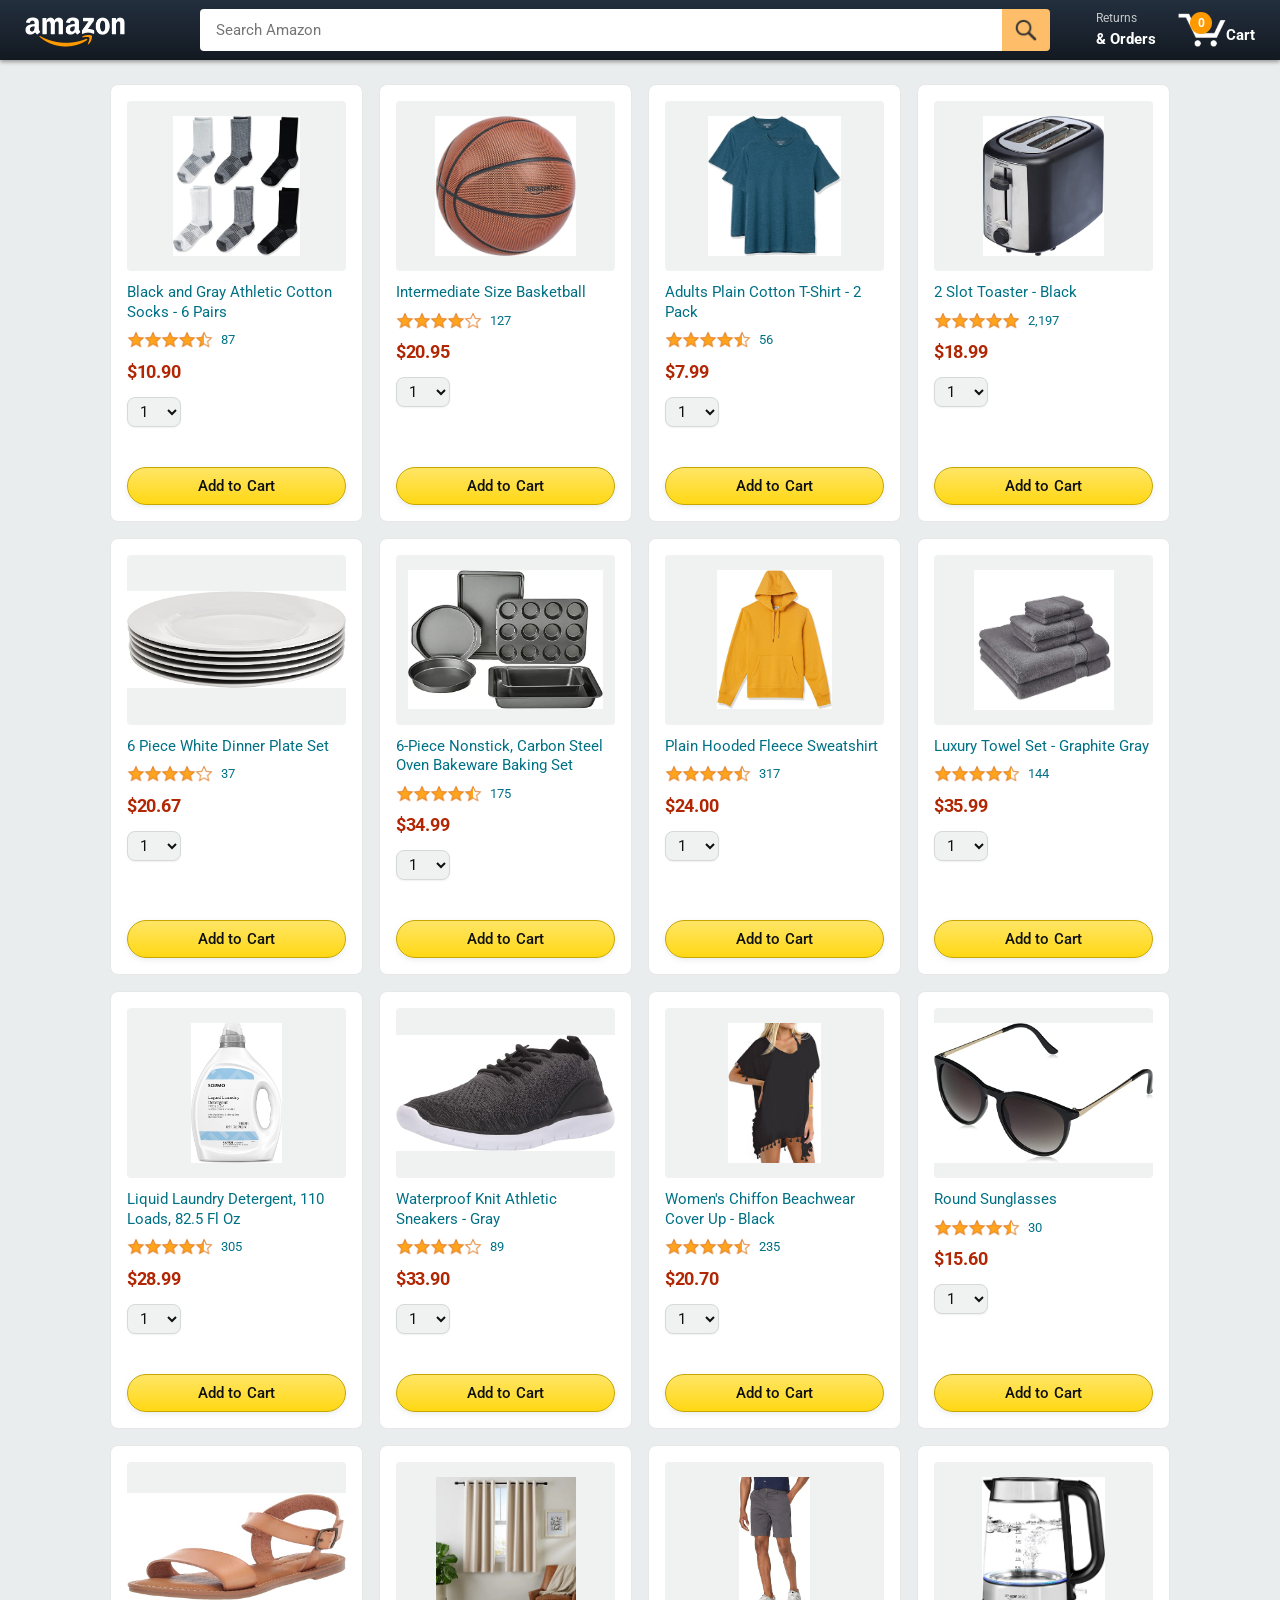
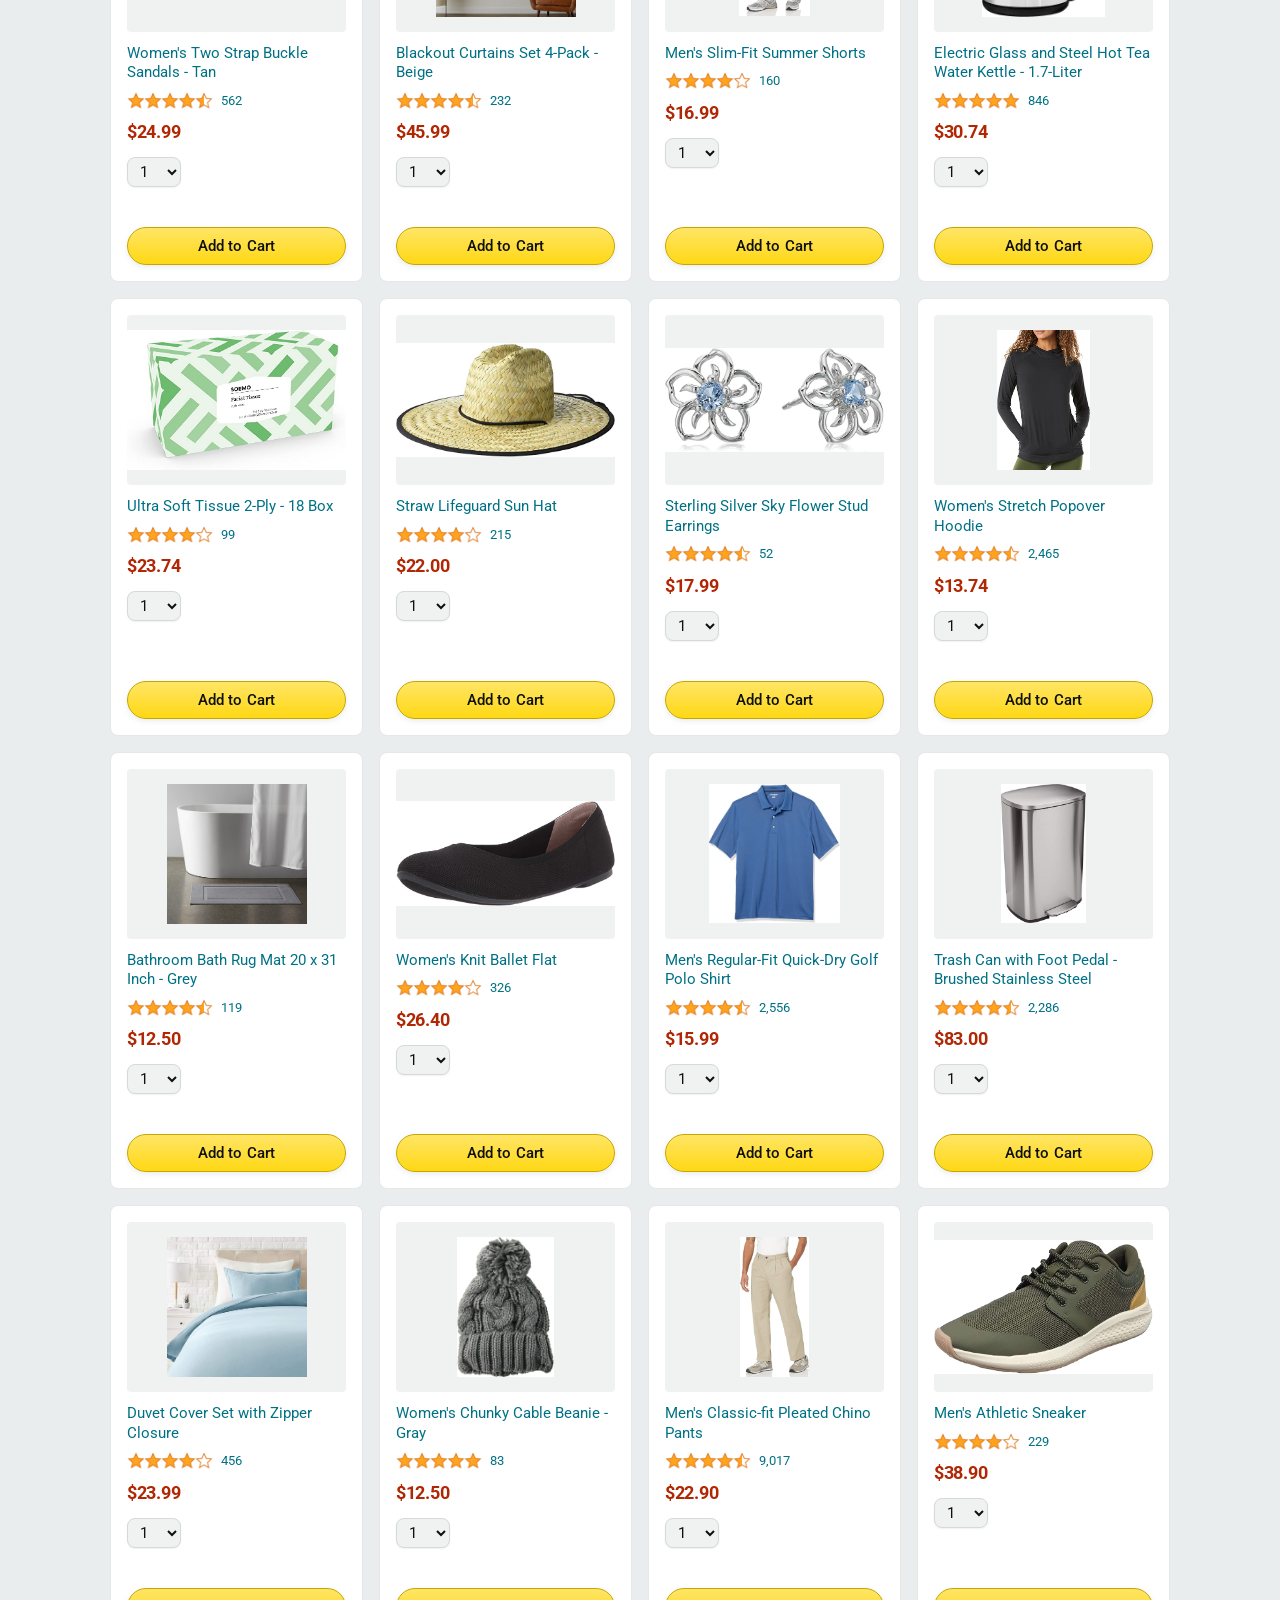
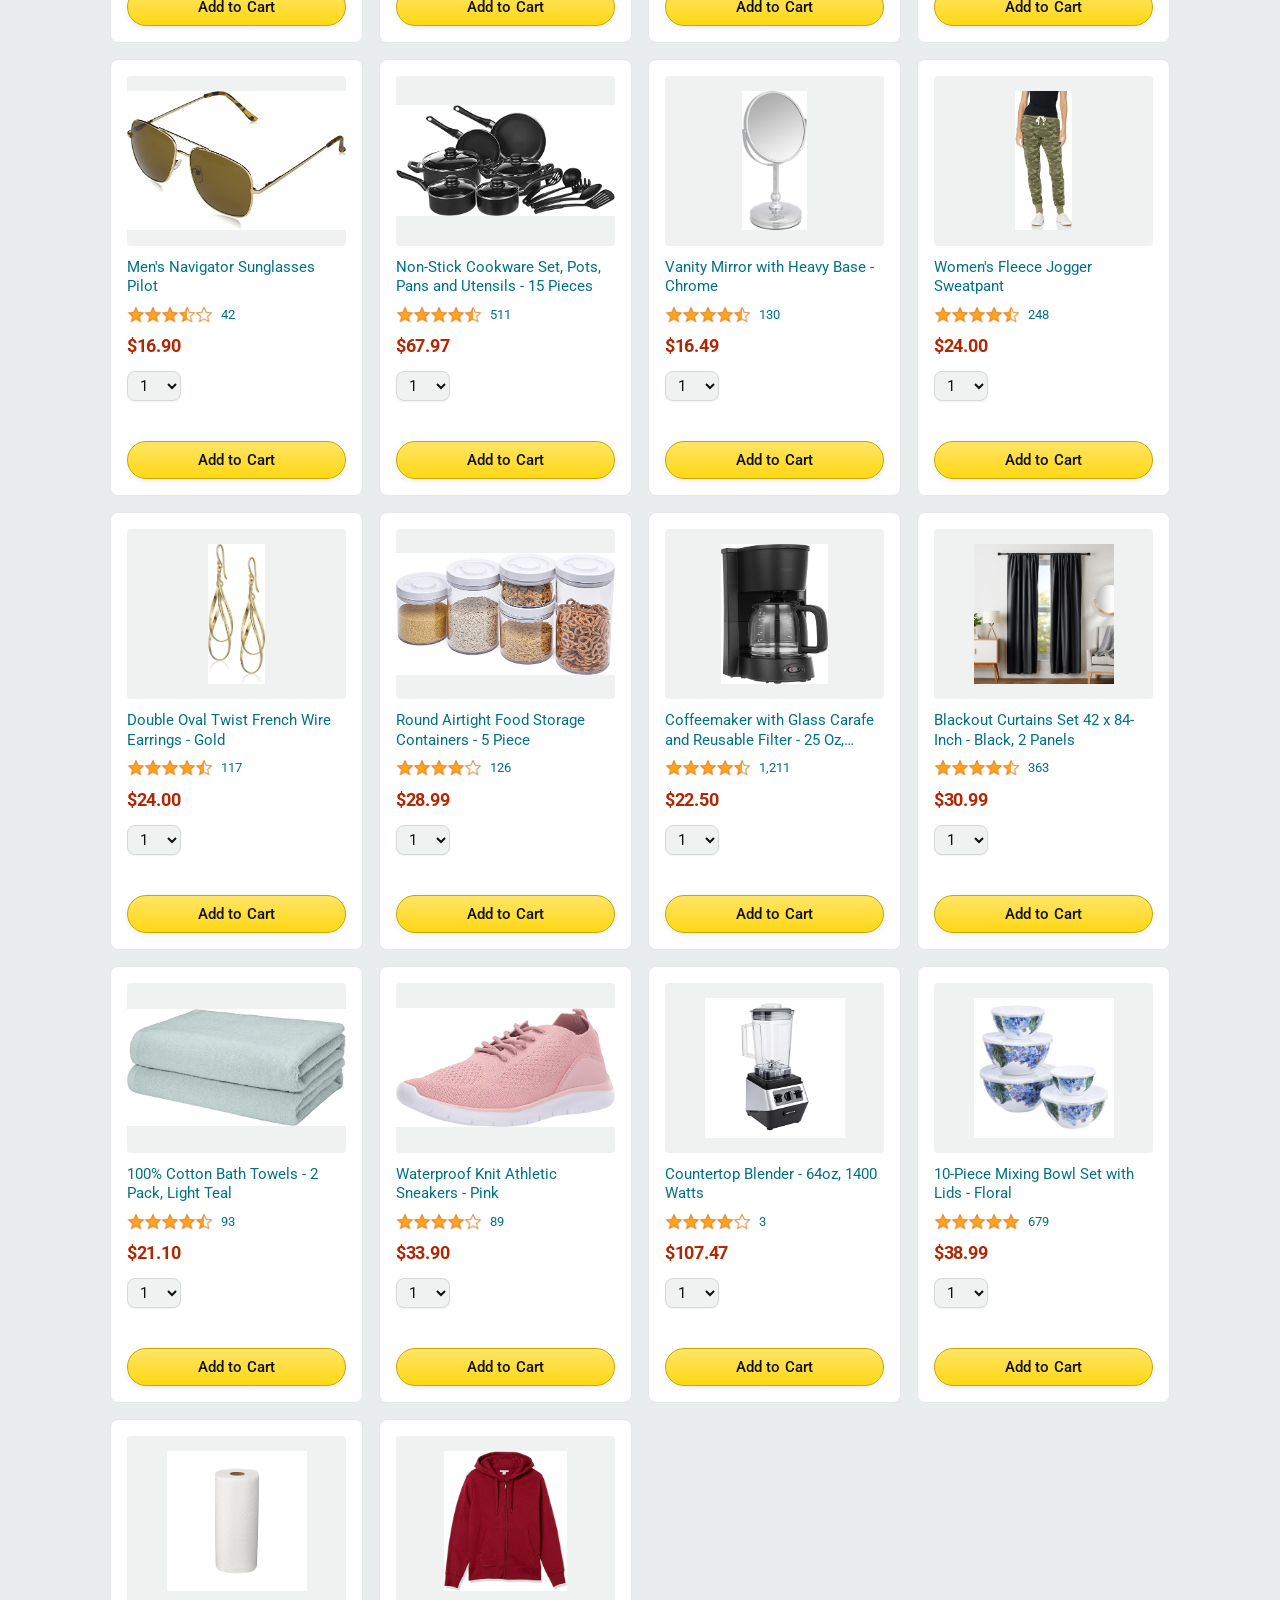
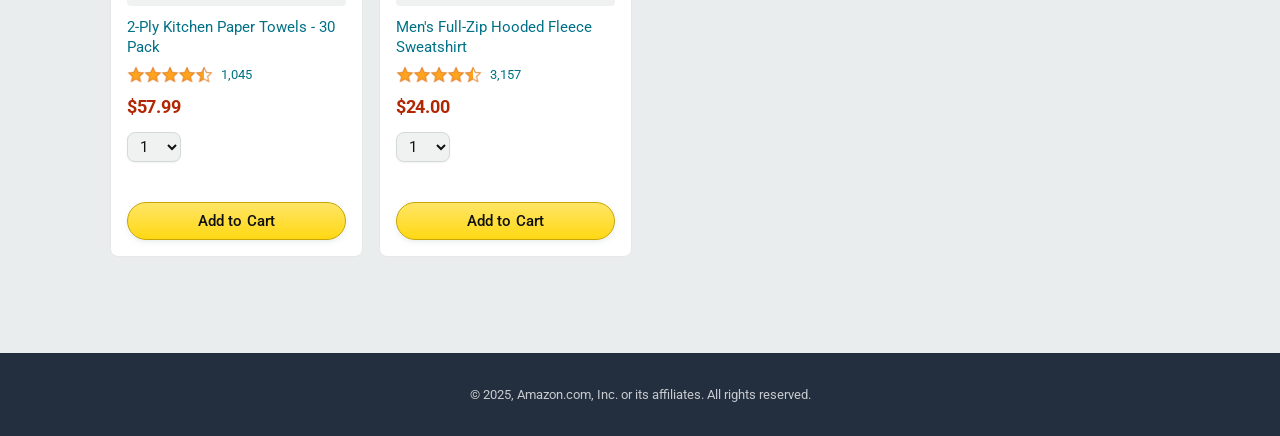
<file: index.html>
<!DOCTYPE html>
<html lang="en">
  <head>
    <meta charset="UTF-8">
    <meta name="viewport" content="width=device-width, initial-scale=1">
    <meta name="description" content="Shop millions of products — electronics, clothing, kitchen, and more with fast delivery.">
    <title>Amazon — Shop Online</title>

    <link rel="preconnect" href="https://fonts.googleapis.com">
    <link rel="preconnect" href="https://fonts.gstatic.com" crossorigin>
    <link href="https://fonts.googleapis.com/css2?family=Roboto:wght@400;500;700&display=swap" rel="stylesheet">

    <!-- variables.css must load first — all other sheets depend on it -->
    <link rel="stylesheet" href="styles/shared/variables.css">
    <link rel="stylesheet" href="styles/shared/general.css">
    <link rel="stylesheet" href="styles/shared/amazon-header.css">
    <link rel="stylesheet" href="styles/pages/amazon.css">
  </head>
  <body>

    <!-- Skip link: lets keyboard / screen-reader users bypass the header -->
    <a href="#main-content" class="skip-link">Skip to main content</a>

    <!-- ── Site header ─────────────────────────────────────────────────── -->
    <header class="amazon-header">

      <!-- Logo -->
      <div class="amazon-header-left-section">
        <a href="index.html" class="header-link" aria-label="Amazon — go to homepage">
          <img class="amazon-logo"
            src="images/amazon-logo-white.png"
            alt="Amazon">
          <img class="amazon-mobile-logo"
            src="images/amazon-mobile-logo-white.png"
            alt="Amazon">
        </a>
      </div>

      <!-- Search — wrapped in <form role="search"> for correct semantics.
           Pressing Enter or clicking the button both fire the submit event,
           which amazon.js intercepts and handles client-side. -->
      <div class="amazon-header-middle-section">
        <form class="search-form" role="search" aria-label="Search products">
          <input
            class="search-bar"
            type="search"
            placeholder="Search Amazon"
            aria-label="Search for products"
            autocomplete="off">
          <button class="search-button" type="submit" aria-label="Submit search">
            <img class="search-icon" src="images/icons/search-icon.png" alt="">
          </button>
        </form>
      </div>

      <!-- Navigation — orders + cart -->
      <nav class="amazon-header-right-section" aria-label="Account and cart">
        <a class="orders-link header-link" href="orders.html"
          aria-label="Returns and Orders">
          <span class="returns-text">Returns</span>
          <span class="orders-text">&amp; Orders</span>
        </a>

        <a class="cart-link header-link" href="checkout.html"
          aria-label="Shopping cart">
          <img class="cart-icon" src="images/icons/cart-icon.png" alt="">
          <!-- aria-live="polite" announces quantity changes to screen readers -->
          <span class="cart-quantity js-cart-quantity"
            aria-live="polite"
            aria-label="items in cart"></span>
          <span class="cart-text">Cart</span>
        </a>
      </nav>

      <!-- Hamburger button — hidden on desktop, shown on mobile via CSS -->
      <button class="hamburger-btn js-hamburger"
        type="button"
        aria-label="Open navigation menu"
        aria-expanded="false"
        aria-controls="mobile-nav">
        <svg class="hamburger-svg js-hamburger-svg"
          viewBox="0 0 32 32"
          fill="none"
          stroke="currentColor"
          stroke-width="2"
          stroke-linecap="round"
          stroke-linejoin="round"
          aria-hidden="true">
          <!--
            Exact paths from menu.txt reference:
            Path 1: complex S-curve that morphs between top/bottom lines and X
            Path 2: the always-visible middle horizontal line
          -->
          <path class="hamburger-path-morph"
            d="M27 10 13 10C10.8 10 9 8.2 9 6 9 3.5 10.8 2 13 2 15.2 2 17 3.8 17 6L17 26C17 28.2 18.8 30 21 30 23.2 30 25 28.2 25 26 25 23.8 23.2 22 21 22L7 22"/>
          <path d="M7 16 27 16"/>
        </svg>
      </button>

    </header><!-- /header -->

    <!-- Mobile nav dropdown — fixed below the header, toggled by JS -->
    <nav class="mobile-nav js-mobile-nav"
      id="mobile-nav"
      aria-label="Mobile navigation"
      aria-hidden="true">
      <a class="mobile-nav-link" href="orders.html">
        <span>Returns &amp; Orders</span>
      </a>
      <a class="mobile-nav-link" href="checkout.html">
        <span>Cart</span>
        <span class="mobile-cart-badge js-mobile-cart-qty" aria-live="polite"></span>
      </a>
    </nav>

    <!-- ── Main content ────────────────────────────────────────────────── -->
    <main class="main" id="main-content">
      <!-- Product cards are injected here by amazon.js -->
      <div class="products-grid js-products-grid" aria-label="Product listings"></div>
    </main>

    <footer class="site-footer">
      <p>&copy; 2025, Amazon.com, Inc. or its affiliates. All rights reserved.</p>
    </footer>

    <script type="module" src="scripts/amazon.js"></script>
  </body>
</html>
</file>
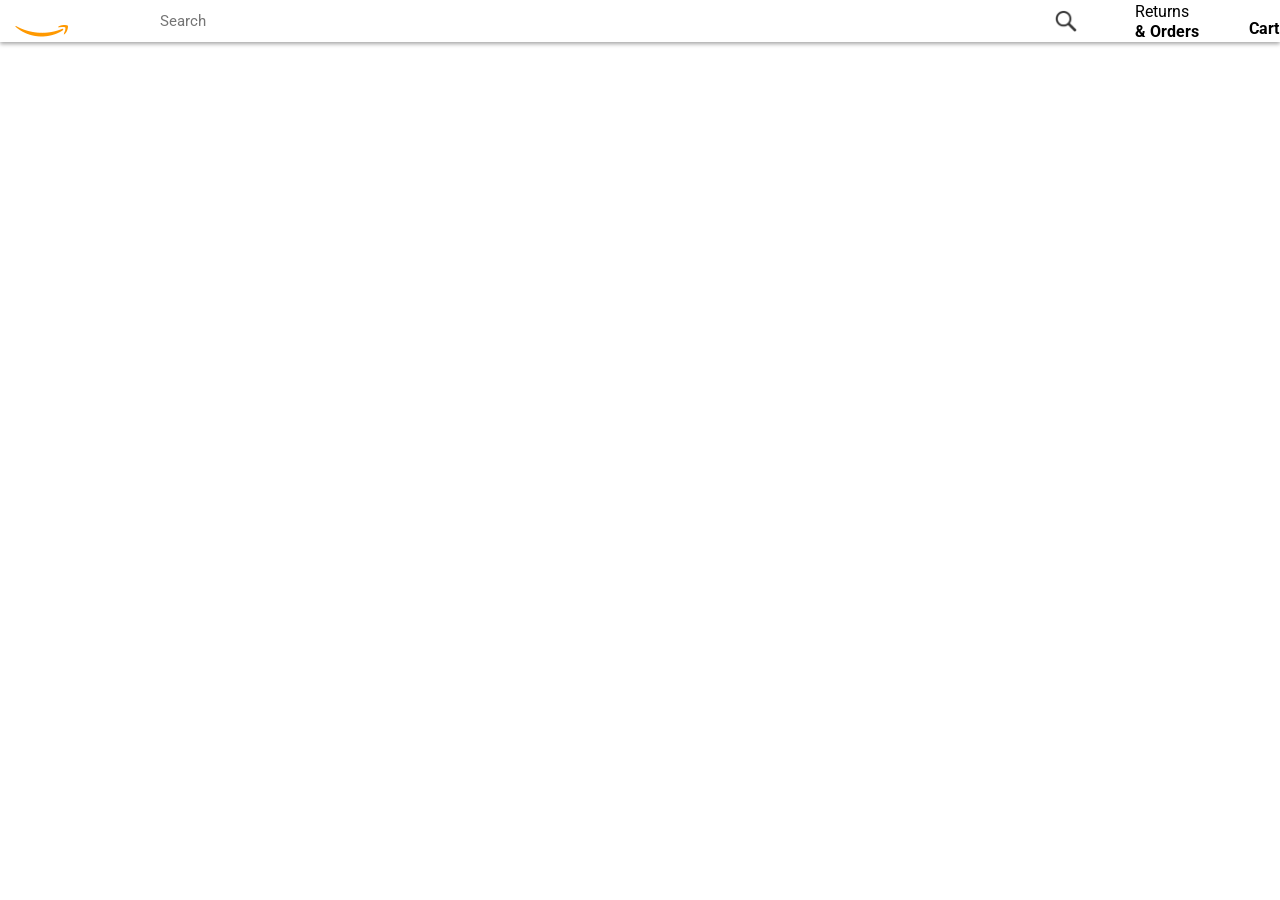
<file: amazon.html>
<!DOCTYPE html>
<html>
  <head>
    <title>Amazon Project</title>

    <!-- This code is needed for responsive design to work.
      (Responsive design = make the website look good on
      smaller screen sizes like a phone or a tablet). -->
    <meta name="viewport" content="width=device-width, initial-scale=1">

    <!-- Load a font called Roboto from Google Fonts. -->
    <link rel="preconnect" href="https://fonts.googleapis.com">
    <link rel="preconnect" href="https://fonts.gstatic.com" crossorigin>
    <link href="https://fonts.googleapis.com/css2?family=Roboto:wght@400;500;700&display=swap" rel="stylesheet">

    <!-- Here are the CSS files for this page. -->
    <link rel="stylesheet" href="styles/shared/general.css">
    <link rel="stylesheet" href="styles/shared/amazon-header.css">
    <link rel="stylesheet" href="styles/pages/amazon.css">
  </head>
  <body>
    <div class="amazon-header">
      <div class="amazon-header-left-section">
        <a href="amazon.html" class="header-link">
          <img class="amazon-logo"
            src="images/amazon-logo-white.png">
          <img class="amazon-mobile-logo"
            src="images/amazon-mobile-logo-white.png">
        </a>
      </div>

      <div class="amazon-header-middle-section">
        <input class="search-bar" type="text" placeholder="Search">

        <button class="search-button">
          <img class="search-icon" src="images/icons/search-icon.png">
        </button>
      </div>

      <div class="amazon-header-right-section">
        <a class="orders-link header-link" href="orders.html">
          <span class="returns-text">Returns</span>
          <span class="orders-text">& Orders</span>
        </a>

        <a class="cart-link header-link" href="checkout.html">
          <img class="cart-icon" src="images/icons/cart-icon.png">
          <div class="cart-quantity js-cart-quantity"></div>
          <div class="cart-text">Cart</div>
        </a>
      </div>
    </div>
    
    <div class="main">
      <div class="products-grid js-products-grid">
      </div>
    </div>

    <script src="data/cart.js"></script>
    <script src="data/products.js"></script>
    <script src="scripts/amazon.js"></script>
  </body>
</html>
</file>
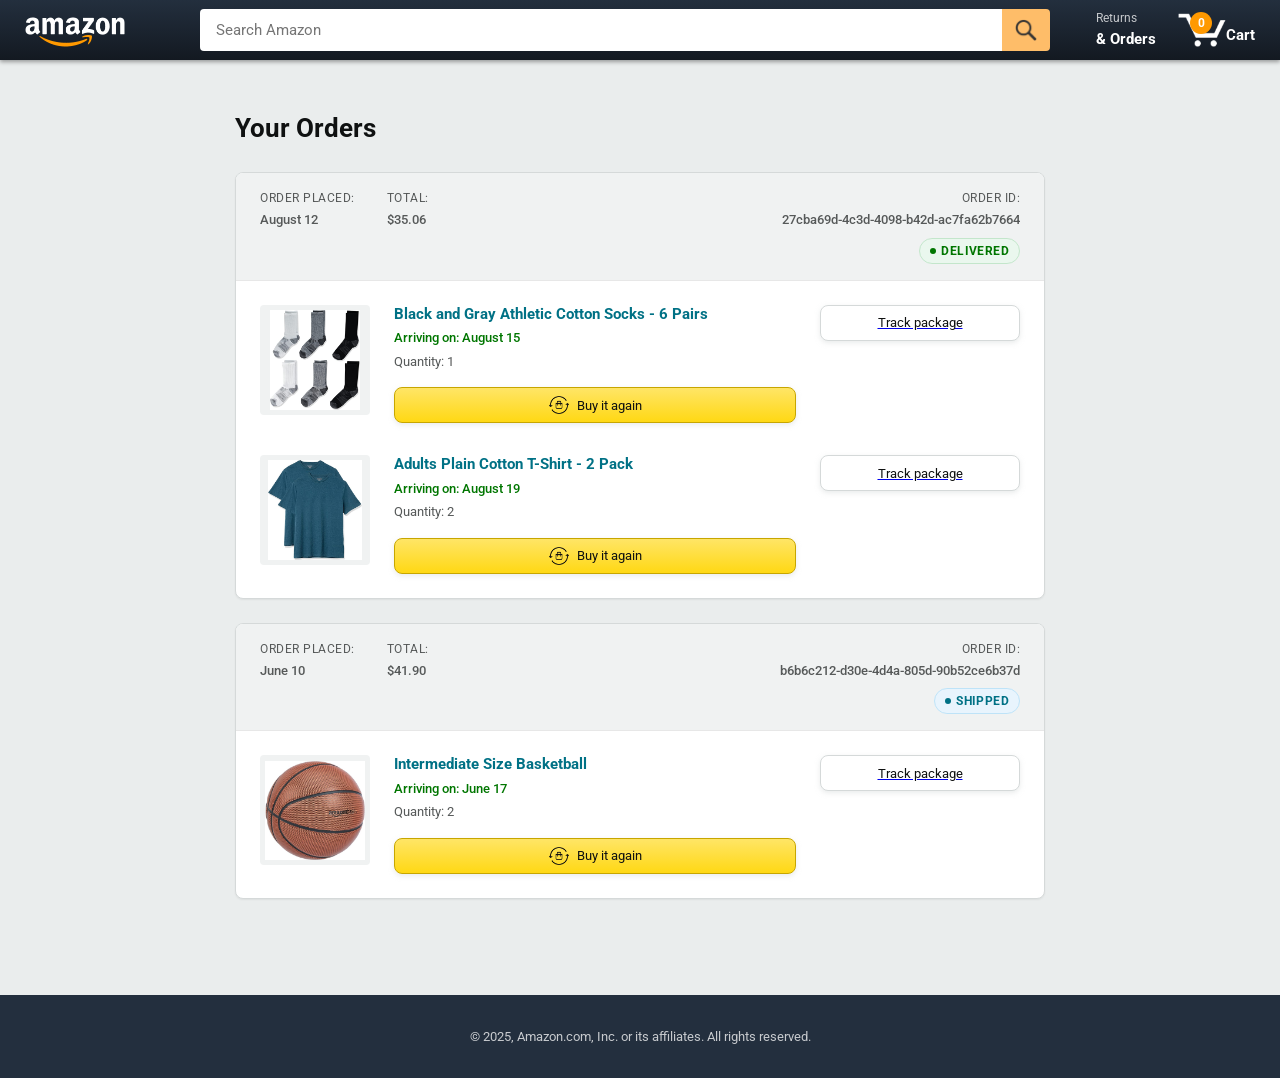
<file: orders.html>
<!DOCTYPE html>
<html lang="en">
  <head>
    <meta charset="UTF-8">
    <meta name="viewport" content="width=device-width, initial-scale=1">
    <meta name="description" content="View and manage your Amazon orders.">
    <title>Your Orders — Amazon</title>

    <link rel="preconnect" href="https://fonts.googleapis.com">
    <link rel="preconnect" href="https://fonts.gstatic.com" crossorigin>
    <link href="https://fonts.googleapis.com/css2?family=Roboto:wght@400;500;700&display=swap" rel="stylesheet">

    <link rel="stylesheet" href="styles/shared/variables.css">
    <link rel="stylesheet" href="styles/shared/general.css">
    <link rel="stylesheet" href="styles/shared/amazon-header.css">
    <link rel="stylesheet" href="styles/pages/orders.css">
  </head>
  <body>

    <a href="#main-content" class="skip-link">Skip to main content</a>

    <!-- ── Site header ─────────────────────────────────────────────────── -->
    <header class="amazon-header">
      <div class="amazon-header-left-section">
        <a href="index.html" class="header-link" aria-label="Amazon — go to homepage">
          <img class="amazon-logo" src="images/amazon-logo-white.png" alt="Amazon">
          <img class="amazon-mobile-logo" src="images/amazon-mobile-logo-white.png" alt="Amazon">
        </a>
      </div>

      <div class="amazon-header-middle-section">
        <form class="search-form" role="search" aria-label="Search products"
          action="index.html" method="get">
          <input class="search-bar" type="search" name="q"
            placeholder="Search Amazon" aria-label="Search for products" autocomplete="off">
          <button class="search-button" type="submit" aria-label="Submit search">
            <img class="search-icon" src="images/icons/search-icon.png" alt="">
          </button>
        </form>
      </div>

      <nav class="amazon-header-right-section" aria-label="Account and cart">
        <a class="orders-link header-link" href="orders.html"
          aria-label="Returns and Orders" aria-current="page">
          <span class="returns-text">Returns</span>
          <span class="orders-text">&amp; Orders</span>
        </a>
        <a class="cart-link header-link" href="checkout.html"
          aria-label="Shopping cart">
          <img class="cart-icon" src="images/icons/cart-icon.png" alt="">
          <span class="cart-quantity">3</span>
          <span class="cart-text">Cart</span>
        </a>
      </nav>

      <!-- Hamburger button — hidden on desktop, shown on mobile via CSS -->
      <button class="hamburger-btn js-hamburger"
        type="button"
        aria-label="Open navigation menu"
        aria-expanded="false"
        aria-controls="mobile-nav">
        <svg class="hamburger-svg js-hamburger-svg"
          viewBox="0 0 32 32"
          fill="none"
          stroke="currentColor"
          stroke-width="2"
          stroke-linecap="round"
          stroke-linejoin="round"
          aria-hidden="true">
          <path class="hamburger-path-morph"
            d="M27 10 13 10C10.8 10 9 8.2 9 6 9 3.5 10.8 2 13 2 15.2 2 17 3.8 17 6L17 26C17 28.2 18.8 30 21 30 23.2 30 25 28.2 25 26 25 23.8 23.2 22 21 22L7 22"/>
          <path d="M7 16 27 16"/>
        </svg>
      </button>

    </header>

    <!-- Mobile nav dropdown — fixed below the header, toggled by JS -->
    <nav class="mobile-nav js-mobile-nav"
      id="mobile-nav"
      aria-label="Mobile navigation"
      aria-hidden="true">
      <a class="mobile-nav-link" href="orders.html">
        <span>Returns &amp; Orders</span>
      </a>
      <a class="mobile-nav-link" href="checkout.html">
        <span>Cart</span>
        <span class="mobile-cart-badge js-mobile-cart-qty" aria-live="polite"></span>
      </a>
    </nav>

    <!-- ── Main content ────────────────────────────────────────────────── -->
    <main class="main" id="main-content">

      <h1 class="page-title">Your Orders</h1>

      <div class="orders-grid">

        <!-- ── Order 1 ──────────────────────────────────────────────── -->
        <article class="order-container">

          <div class="order-header">
            <div class="order-header-left-section">
              <div class="order-date">
                <div class="order-header-label">Order Placed:</div>
                <div class="order-header-property">August 12</div>
              </div>
              <div class="order-total">
                <div class="order-header-label">Total:</div>
                <div class="order-header-property">$35.06</div>
              </div>
            </div>
            <div class="order-header-right-section">
              <div class="order-header-label">Order ID:</div>
              <div class="order-header-property">27cba69d-4c3d-4098-b42d-ac7fa62b7664</div>
              <span class="order-status order-status--delivered">Delivered</span>
            </div>
          </div>

          <div class="order-details-grid">

            <!-- Product 1 -->
            <div class="product-image-container">
              <img src="images/products/athletic-cotton-socks-6-pairs.jpg"
                alt="Black and Gray Athletic Cotton Socks">
            </div>
            <div class="product-details">
              <div class="product-name">Black and Gray Athletic Cotton Socks - 6 Pairs</div>
              <div class="product-delivery-date">Arriving on: August 15</div>
              <div class="product-quantity">Quantity: 1</div>
              <button class="buy-again-button button-primary js-buy-again"
                data-product-id="e43638ce-6aa0-4b85-b27f-e1d07eb678c6">
                <img class="buy-again-icon" src="images/icons/buy-again.png" alt="">
                <span class="buy-again-label">Buy it again</span>
              </button>
            </div>
            <div class="product-actions">
              <a href="tracking.html">
                <button class="track-package-button button-secondary">
                  Track package
                </button>
              </a>
            </div>

            <!-- Product 2 -->
            <div class="product-image-container">
              <img src="images/products/adults-plain-cotton-tshirt-2-pack-teal.jpg"
                alt="Adults Plain Cotton T-Shirt - 2 Pack">
            </div>
            <div class="product-details">
              <div class="product-name">Adults Plain Cotton T-Shirt - 2 Pack</div>
              <div class="product-delivery-date">Arriving on: August 19</div>
              <div class="product-quantity">Quantity: 2</div>
              <button class="buy-again-button button-primary js-buy-again"
                data-product-id="83d4ca15-0f35-48f5-b7a3-1ea210004f2e">
                <img class="buy-again-icon" src="images/icons/buy-again.png" alt="">
                <span class="buy-again-label">Buy it again</span>
              </button>
            </div>
            <div class="product-actions">
              <a href="tracking.html">
                <button class="track-package-button button-secondary">
                  Track package
                </button>
              </a>
            </div>

          </div>
        </article>

        <!-- ── Order 2 ──────────────────────────────────────────────── -->
        <article class="order-container">

          <div class="order-header">
            <div class="order-header-left-section">
              <div class="order-date">
                <div class="order-header-label">Order Placed:</div>
                <div class="order-header-property">June 10</div>
              </div>
              <div class="order-total">
                <div class="order-header-label">Total:</div>
                <div class="order-header-property">$41.90</div>
              </div>
            </div>
            <div class="order-header-right-section">
              <div class="order-header-label">Order ID:</div>
              <div class="order-header-property">b6b6c212-d30e-4d4a-805d-90b52ce6b37d</div>
              <span class="order-status order-status--shipped">Shipped</span>
            </div>
          </div>

          <div class="order-details-grid">

            <!-- Product -->
            <div class="product-image-container">
              <img src="images/products/intermediate-composite-basketball.jpg"
                alt="Intermediate Size Basketball">
            </div>
            <div class="product-details">
              <div class="product-name">Intermediate Size Basketball</div>
              <div class="product-delivery-date">Arriving on: June 17</div>
              <div class="product-quantity">Quantity: 2</div>
              <button class="buy-again-button button-primary js-buy-again"
                data-product-id="15b6fc6f-327a-4ec4-896f-486349e85a3d">
                <img class="buy-again-icon" src="images/icons/buy-again.png" alt="">
                <span class="buy-again-label">Buy it again</span>
              </button>
            </div>
            <div class="product-actions">
              <a href="tracking.html">
                <button class="track-package-button button-secondary">
                  Track package
                </button>
              </a>
            </div>

          </div>
        </article>

      </div><!-- /orders-grid -->
    </main>

    <footer class="site-footer">
      <p>&copy; 2025, Amazon.com, Inc. or its affiliates. All rights reserved.</p>
    </footer>

  <script type="module" src="scripts/orders.js"></script>
  </body>
</html>
</file>
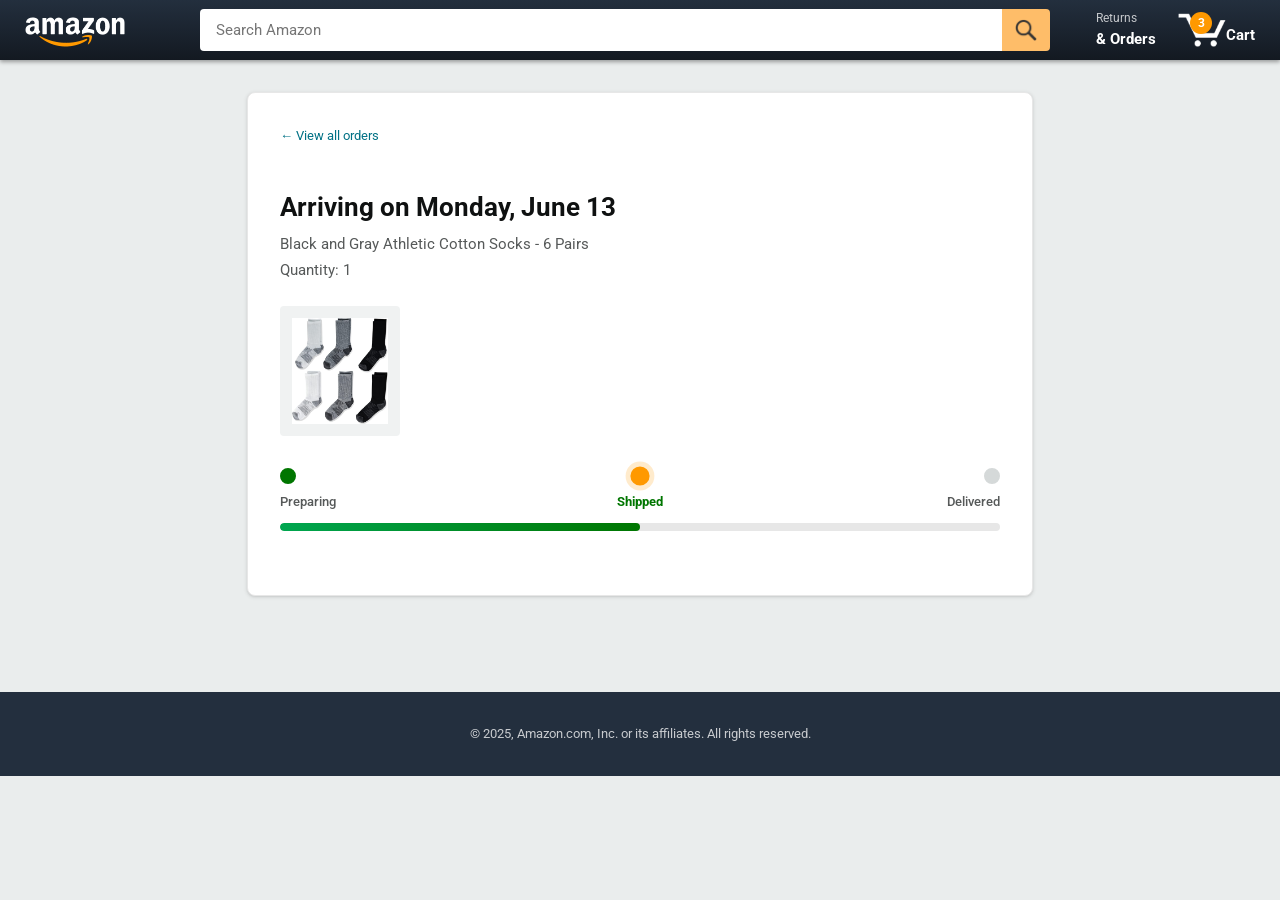
<file: tracking.html>
<!DOCTYPE html>
<html lang="en">
  <head>
    <meta charset="UTF-8">
    <meta name="viewport" content="width=device-width, initial-scale=1">
    <meta name="description" content="Track your Amazon order in real time.">
    <title>Track Your Order — Amazon</title>

    <link rel="preconnect" href="https://fonts.googleapis.com">
    <link rel="preconnect" href="https://fonts.gstatic.com" crossorigin>
    <link href="https://fonts.googleapis.com/css2?family=Roboto:wght@400;500;700&display=swap" rel="stylesheet">

    <link rel="stylesheet" href="styles/shared/variables.css">
    <link rel="stylesheet" href="styles/shared/general.css">
    <link rel="stylesheet" href="styles/shared/amazon-header.css">
    <link rel="stylesheet" href="styles/pages/tracking.css">
  </head>
  <body>

    <a href="#main-content" class="skip-link">Skip to main content</a>

    <!-- ── Site header ─────────────────────────────────────────────────── -->
    <header class="amazon-header">
      <div class="amazon-header-left-section">
        <a href="index.html" class="header-link" aria-label="Amazon — go to homepage">
          <img class="amazon-logo" src="images/amazon-logo-white.png" alt="Amazon">
          <img class="amazon-mobile-logo" src="images/amazon-mobile-logo-white.png" alt="Amazon">
        </a>
      </div>

      <div class="amazon-header-middle-section">
        <form class="search-form" role="search" aria-label="Search products"
          action="index.html" method="get">
          <input class="search-bar" type="search" name="q"
            placeholder="Search Amazon" aria-label="Search for products" autocomplete="off">
          <button class="search-button" type="submit" aria-label="Submit search">
            <img class="search-icon" src="images/icons/search-icon.png" alt="">
          </button>
        </form>
      </div>

      <nav class="amazon-header-right-section" aria-label="Account and cart">
        <a class="orders-link header-link" href="orders.html"
          aria-label="Returns and Orders">
          <span class="returns-text">Returns</span>
          <span class="orders-text">&amp; Orders</span>
        </a>
        <a class="cart-link header-link" href="checkout.html"
          aria-label="Shopping cart">
          <img class="cart-icon" src="images/icons/cart-icon.png" alt="">
          <span class="cart-quantity">3</span>
          <span class="cart-text">Cart</span>
        </a>
      </nav>

      <!-- Hamburger button — hidden on desktop, shown on mobile via CSS -->
      <button class="hamburger-btn js-hamburger"
        type="button"
        aria-label="Open navigation menu"
        aria-expanded="false"
        aria-controls="mobile-nav">
        <svg class="hamburger-svg js-hamburger-svg"
          viewBox="0 0 32 32"
          fill="none"
          stroke="currentColor"
          stroke-width="2"
          stroke-linecap="round"
          stroke-linejoin="round"
          aria-hidden="true">
          <path class="hamburger-path-morph"
            d="M27 10 13 10C10.8 10 9 8.2 9 6 9 3.5 10.8 2 13 2 15.2 2 17 3.8 17 6L17 26C17 28.2 18.8 30 21 30 23.2 30 25 28.2 25 26 25 23.8 23.2 22 21 22L7 22"/>
          <path d="M7 16 27 16"/>
        </svg>
      </button>

    </header>

    <!-- Mobile nav dropdown — fixed below the header, toggled by JS -->
    <nav class="mobile-nav js-mobile-nav"
      id="mobile-nav"
      aria-label="Mobile navigation"
      aria-hidden="true">
      <a class="mobile-nav-link" href="orders.html">
        <span>Returns &amp; Orders</span>
      </a>
      <a class="mobile-nav-link" href="checkout.html">
        <span>Cart</span>
        <span class="mobile-cart-badge js-mobile-cart-qty" aria-live="polite"></span>
      </a>
    </nav>

    <!-- ── Main content ────────────────────────────────────────────────── -->
    <main class="main" id="main-content">
      <article class="order-tracking">

        <a class="back-to-orders-link link-primary" href="orders.html">
          &#8592; View all orders
        </a>

        <h1 class="delivery-date">Arriving on Monday, June 13</h1>

        <p class="product-info">Black and Gray Athletic Cotton Socks - 6 Pairs</p>
        <p class="product-info">Quantity: 1</p>

        <img class="product-image"
          src="images/products/athletic-cotton-socks-6-pairs.jpg"
          alt="Black and Gray Athletic Cotton Socks">

        <!-- Progress indicator -->
        <div class="progress-labels-container" aria-label="Shipment status">
          <span class="progress-label completed">Preparing</span>
          <span class="progress-label current-status" aria-current="true">Shipped</span>
          <span class="progress-label">Delivered</span>
        </div>

        <div class="progress-bar-container" role="progressbar"
          aria-valuenow="50" aria-valuemin="0" aria-valuemax="100"
          aria-label="Order progress: Shipped">
          <div class="progress-bar"></div>
        </div>

      </article>
    </main>

    <footer class="site-footer">
      <p>&copy; 2025, Amazon.com, Inc. or its affiliates. All rights reserved.</p>
    </footer>

  <script type="module" src="scripts/tracking.js"></script>
  </body>
</html>
</file>
<file: styles/shared/variables.css>
/**
 * variables.css — Design Tokens (Step 3: enhanced)
 *
 * Extended with richer shadow scale, gradient helpers,
 * animation tokens, and a refined palette.
 */

:root {
  /* ─── Brand palette ───────────────────────────────────────────────────── */
  --color-brand-dark:          #131921;
  --color-brand-dark-2:        #232F3E;
  --color-brand-yellow:        #FFD814;
  --color-brand-yellow-hover:  #F7CA00;
  --color-brand-yellow-active: #DDB100;
  --color-brand-orange:        #FF9900;
  --color-brand-orange-hover:  #FA8900;
  --color-brand-search:        #FEBD69;
  --color-brand-search-hover:  #F3A847;
  --color-brand-focus:         #FF9900;

  /* ─── Text ────────────────────────────────────────────────────────────── */
  --color-text:             #0F1111;
  --color-text-muted:       #565959;
  --color-text-light:       #767676;
  --color-text-link:        #007185;
  --color-text-link-hover:  #C45500;
  --color-text-success:     #067D62;
  --color-text-price:       #B12704;
  --color-text-delivery:    #007600;
  --color-text-on-dark:     #FFFFFF;
  --color-text-on-dark-dim: rgba(255, 255, 255, 0.75);

  /* ─── Backgrounds ─────────────────────────────────────────────────────── */
  --color-bg:           #FFFFFF;
  --color-bg-page:      #EAEDED;
  --color-bg-card:      #FFFFFF;
  --color-bg-input:     #FFFFFF;
  --color-bg-muted:     #F0F2F2;
  --color-bg-hover:     #F7FAFA;
  --color-bg-active:    #E8F5F6;
  --color-bg-overlay:   rgba(0, 0, 0, 0.45);

  /* ─── Borders ─────────────────────────────────────────────────────────── */
  --color-border:         #D5D9D9;
  --color-border-light:   #E7E7E7;
  --color-border-input:   #888C8C;
  --color-border-focus:   #FF9900;

  /* ─── Shadows ─────────────────────────────────────────────────────────── */
  --shadow-xs:        0 1px 2px rgba(0, 0, 0, 0.06);
  --shadow-sm:        0 1px 4px rgba(15, 17, 17, 0.12), 0 1px 2px rgba(15, 17, 17, 0.06);
  --shadow-md:        0 3px 10px rgba(15, 17, 17, 0.12), 0 1px 4px rgba(15, 17, 17, 0.07);
  --shadow-lg:        0 8px 24px rgba(15, 17, 17, 0.14), 0 2px 8px rgba(15, 17, 17, 0.08);
  --shadow-card:      0 2px 5px rgba(15, 17, 17, 0.13);
  --shadow-card-hover: 0 6px 20px rgba(15, 17, 17, 0.18), 0 2px 6px rgba(15, 17, 17, 0.1);
  --shadow-btn:       0 2px 5px rgba(213, 217, 217, 0.5);
  --shadow-btn-focus: 0 0 0 3px rgba(255, 153, 0, 0.35);

  /* ─── Gradients ───────────────────────────────────────────────────────── */
  --gradient-header:   linear-gradient(to bottom, var(--color-brand-dark-2), var(--color-brand-dark));
  --gradient-btn-primary: linear-gradient(to bottom, #FFE566, #FFD814);
  --gradient-btn-hover:   linear-gradient(to bottom, #FFD814, #F7CA00);
  --gradient-progress: linear-gradient(90deg, #00A650, #007600, #00A650);

  /* ─── Typography ──────────────────────────────────────────────────────── */
  --font-size-xs:   12px;
  --font-size-sm:   13px;
  --font-size-base: 14px;
  --font-size-md:   15px;
  --font-size-lg:   18px;
  --font-size-xl:   22px;
  --font-size-2xl:  26px;
  --font-size-3xl:  32px;
  --line-height-base: 1.5;
  --line-height-tight: 1.3;

  /* ─── Spacing ─────────────────────────────────────────────────────────── */
  --space-1:   4px;
  --space-2:   8px;
  --space-3:  12px;
  --space-4:  16px;
  --space-5:  20px;
  --space-6:  24px;
  --space-8:  32px;
  --space-10: 40px;
  --space-12: 48px;

  /* ─── Radius ──────────────────────────────────────────────────────────── */
  --radius-xs:   2px;
  --radius-sm:   4px;
  --radius-md:   8px;
  --radius-lg:  12px;
  --radius-xl:  20px;
  --radius-pill: 50px;

  /* ─── Transitions ─────────────────────────────────────────────────────── */
  --transition-fast:   150ms ease;
  --transition-base:   220ms ease;
  --transition-slow:   350ms ease;
  --transition-bounce: 300ms cubic-bezier(0.34, 1.56, 0.64, 1);

  /* ─── Layout ──────────────────────────────────────────────────────────── */
  --header-height:     60px;
  --max-width-wide:    1400px;
  --max-width-content: 1100px;
  --max-width-narrow:  850px;
}
</file>
<file: styles/shared/general.css>
/**
 * general.css — Base styles & global utilities (Step 3: visual upgrade)
 */

/* ─── Reset ──────────────────────────────────────────────────────────────── */

*,
*::before,
*::after {
  box-sizing: border-box;
}

html {
  scroll-behavior: smooth;
}

body {
  font-family: Roboto, Arial, sans-serif;
  font-size: var(--font-size-base);
  line-height: var(--line-height-base);
  color: var(--color-text);
  /* Subtle gray page canvas makes white cards pop visually */
  background-color: var(--color-bg-page);
  margin: 0;
  -webkit-font-smoothing: antialiased;
  -moz-osx-font-smoothing: grayscale;
}

p { margin: 0; }
img { display: block; max-width: 100%; }
button { cursor: pointer; font-family: inherit; }
input, select { font-family: inherit; }

/* ─── Skip link ──────────────────────────────────────────────────────────── */

.skip-link {
  position: absolute;
  top: -100%;
  left: var(--space-4);
  padding: var(--space-2) var(--space-4);
  background-color: var(--color-brand-yellow);
  color: var(--color-text);
  font-weight: 700;
  font-size: var(--font-size-base);
  text-decoration: none;
  border-radius: var(--radius-md);
  z-index: 9999;
  box-shadow: var(--shadow-md);
  transition: top var(--transition-fast);
}

.skip-link:focus { top: var(--space-2); }

/* ─── Focus ──────────────────────────────────────────────────────────────── */

:focus-visible {
  outline: 2px solid var(--color-brand-focus);
  outline-offset: 2px;
  border-radius: var(--radius-sm);
}

input:focus,
select:focus {
  outline: 2px solid var(--color-brand-focus);
  outline-offset: 0;
}

/* ─── Buttons ────────────────────────────────────────────────────────────── */

.button-primary {
  color: var(--color-text);
  background: var(--gradient-btn-primary);
  border: 1px solid #C7A600;
  border-radius: var(--radius-md);
  font-size: var(--font-size-md);
  font-weight: var(--font-weight-normal, 400);
  box-shadow: var(--shadow-btn);
  transition:
    background   var(--transition-fast),
    box-shadow   var(--transition-fast),
    transform    var(--transition-fast);
}

.button-primary:hover {
  background: var(--gradient-btn-hover);
  box-shadow: var(--shadow-sm);
}

.button-primary:active {
  background: linear-gradient(to bottom, #F7CA00, #DDB100);
  transform: translateY(1px);
  box-shadow: none;
}

.button-primary:focus-visible {
  box-shadow: var(--shadow-btn-focus);
  outline: none;
}

.button-secondary {
  color: var(--color-text);
  background-color: var(--color-bg-card);
  border: 1px solid var(--color-border);
  border-radius: var(--radius-md);
  font-size: var(--font-size-md);
  box-shadow: var(--shadow-btn);
  transition:
    background-color var(--transition-fast),
    border-color     var(--transition-fast),
    box-shadow       var(--transition-fast);
}

.button-secondary:hover {
  background-color: var(--color-bg-hover);
  border-color: #AAB0B0;
  box-shadow: var(--shadow-sm);
}

.button-secondary:active {
  background-color: var(--color-bg-active);
  box-shadow: none;
}

/* Respect user's reduced-motion preference */
@media (prefers-reduced-motion: reduce) {
  *, *::before, *::after {
    animation-duration: 0.01ms !important;
    transition-duration: 0.01ms !important;
  }
}

/* ─── Links ──────────────────────────────────────────────────────────────── */

.link-primary {
  color: var(--color-text-link);
  cursor: pointer;
  transition: color var(--transition-fast);
  text-decoration: none;
}

.link-primary:hover {
  color: var(--color-text-link-hover);
  text-decoration: underline;
}

/* ─── Form elements ──────────────────────────────────────────────────────── */

select {
  color: var(--color-text);
  background-color: var(--color-bg-muted);
  border: 1px solid var(--color-border);
  border-radius: var(--radius-md);
  padding: 4px 8px;
  font-size: var(--font-size-md);
  cursor: pointer;
  box-shadow: var(--shadow-xs);
  transition:
    border-color     var(--transition-fast),
    background-color var(--transition-fast);
}

select:hover {
  border-color: var(--color-border-input);
  background-color: #e8e8e8;
}

/* ─── Typography ─────────────────────────────────────────────────────────── */

.limit-text-to-2-lines {
  display: -webkit-box;
  -webkit-line-clamp: 2;
  -webkit-box-orient: vertical;
  overflow: hidden;
}

/* ─── Empty / error states ───────────────────────────────────────────────── */

.no-results {
  grid-column: 1 / -1;
  padding: var(--space-12) var(--space-6);
  text-align: center;
  color: var(--color-text-muted);
}

.no-results p {
  font-size: var(--font-size-lg);
  margin-bottom: var(--space-2);
}

.no-results small {
  font-size: var(--font-size-base);
  color: var(--color-text-light);
}

/* ─── Page-load animation ────────────────────────────────────────────────── */

@keyframes fadeInUp {
  from { opacity: 0; transform: translateY(12px); }
  to   { opacity: 1; transform: translateY(0); }
}

/* ─── Footer ─────────────────────────────────────────────────────────────── */

.site-footer {
  padding: var(--space-8) var(--space-4);
  text-align: center;
  font-size: var(--font-size-sm);
  color: var(--color-text-muted);
  background-color: var(--color-brand-dark-2, #232F3E);
  color: var(--color-text-on-dark-dim);
  margin-top: var(--space-12);
}

/* ─── Particle burst animation (ParticleButton port) ─────────────────────── */
/*
 * Direct CSS translation of the Framer Motion animation in particle_button.txt:
 *   initial:  scale 0, x 0, y 0
 *   animate:  scale [0 → 1 → 0],  x [0 → ±random],  y [0 → -random]
 *   easing:   easeOut  |  duration: 0.6s
 *
 * --tx and --ty are injected per-particle by particles.js.
 */

.btn-particle {
  position: fixed;
  width:  6px;
  height: 6px;
  border-radius: 50%;
  pointer-events: none;
  z-index: 9999;
  /* duration 0.6s matches reference; forwards keeps final opacity:0 */
  animation: particleBurst 0.6s ease-out forwards;
}

@keyframes particleBurst {
  /* t = 0 :  scale 0  at origin  (matches initial: scale 0, x 0, y 0) */
  0% {
    transform: translate(-50%, -50%) scale(0);
    opacity: 1;
  }
  /* t = 0.4 : peak scale 1, moved 60 % of the way
     (Framer Motion hits scale-peak at ~50 % of its keyframe array) */
  40% {
    transform: translate(
        calc(-50% + var(--tx) * 0.6),
        calc(-50% + var(--ty) * 0.6)
      ) scale(1);
    opacity: 1;
  }
  /* t = 1 : scale back to 0, fully displaced
     (matches animate: scale [0, 1, 0] endpoint) */
  100% {
    transform: translate(
        calc(-50% + var(--tx)),
        calc(-50% + var(--ty))
      ) scale(0);
    opacity: 0;
  }
}
</file>
<file: styles/shared/amazon-header.css>
/**
 * amazon-header.css — Site-wide header + mobile hamburger nav
 *
 * Hamburger animation is a CSS-only port of the React SVG component
 * in menu.txt. JS only toggles the `.open` class on the svg and nav.
 */

/* ─── Header shell ───────────────────────────────────────────────────────── */

.amazon-header {
  background: var(--gradient-header);
  color: var(--color-text-on-dark);
  padding: 0 var(--space-4);

  display: flex;
  align-items: center;
  justify-content: space-between;
  gap: var(--space-2);

  position: fixed;
  top: 0;
  inset-inline: 0;
  height: var(--header-height);
  z-index: 100;
  box-shadow: 0 2px 4px rgba(0, 0, 0, 0.35);
}

/* ─── Left — logo ────────────────────────────────────────────────────────── */

.amazon-header-left-section {
  width: 160px;
  flex-shrink: 0;
}

.header-link {
  display: inline-flex;
  align-items: center;
  padding: var(--space-1) var(--space-2);
  color: var(--color-text-on-dark);
  text-decoration: none;
  border: 1px solid transparent;
  border-radius: var(--radius-sm);
  white-space: nowrap;
  transition: border-color var(--transition-fast);
}

.header-link:hover { border-color: var(--color-text-on-dark); }

.amazon-logo        { width: 100px; margin-top: 5px; }
.amazon-mobile-logo { display: none; }

/* ─── Middle — search ────────────────────────────────────────────────────── */

.amazon-header-middle-section {
  flex: 1;
  max-width: var(--max-width-narrow);
  margin-inline: var(--space-3);
  display: flex;
}

.search-form {
  display: flex;
  flex: 1;
  border-radius: var(--radius-sm);
  overflow: hidden;
  box-shadow: 0 0 0 2px transparent;
  transition: box-shadow var(--transition-fast);
}

.search-form:focus-within {
  box-shadow: 0 0 0 3px var(--color-brand-search);
}

.search-bar {
  flex: 1;
  min-width: 0;
  font-size: 15px;
  height: 42px;
  padding-inline: var(--space-4);
  border: none;
  background-color: var(--color-bg-input);
  color: var(--color-text);
  font-family: inherit;
}

.search-bar::-webkit-search-cancel-button { cursor: pointer; }
.search-bar:focus { outline: none; }

.search-button {
  background-color: var(--color-brand-search);
  border: none;
  width: 48px;
  height: 42px;
  flex-shrink: 0;
  display: flex;
  align-items: center;
  justify-content: center;
  cursor: pointer;
  transition: background-color var(--transition-fast);
}

.search-button:hover  { background-color: var(--color-brand-search-hover); }
.search-button:active { background-color: var(--color-brand-orange); }
.search-button:focus  { outline: none; }
.search-icon          { height: 22px; }

/* ─── Right — desktop nav (Returns + Cart) ───────────────────────────────── */

.amazon-header-right-section {
  width: 190px;
  flex-shrink: 0;
  display: flex;
  align-items: center;
  justify-content: flex-end;
  gap: var(--space-1);
  list-style: none;
  margin: 0;
  padding: 0;
}

.orders-link {
  flex-direction: column;
  align-items: flex-start;
  gap: 0;
  padding-block: var(--space-2);
}

.returns-text {
  display: block;
  font-size: var(--font-size-xs);
  color: var(--color-text-on-dark-dim);
  margin-bottom: 1px;
}

.orders-text {
  display: block;
  font-size: var(--font-size-md);
  font-weight: 700;
}

.cart-link {
  position: relative;
  align-items: flex-end;
  gap: 0;
  padding-block: var(--space-1);
}

.cart-icon { width: 48px; }

.cart-quantity {
  position: absolute;
  top: 3px;
  left: 20px;
  min-width: 22px;
  height: 22px;
  background-color: var(--color-brand-orange);
  color: #fff;
  font-size: var(--font-size-xs);
  font-weight: 700;
  border-radius: var(--radius-pill);
  display: flex;
  align-items: center;
  justify-content: center;
  padding-inline: 3px;
  transition: transform var(--transition-bounce);
}

.cart-quantity:empty { display: none; }

.cart-text {
  margin-top: 10px;
  font-size: var(--font-size-md);
  font-weight: 700;
}

/* ═══════════════════════════════════════════════════════════════════════════
   HAMBURGER BUTTON
   Translates the React <MenuToggle> SVG animation from menu.txt into
   CSS-only transitions — JS just toggles .open on the <svg> element.
   ═══════════════════════════════════════════════════════════════════════════ */

.hamburger-btn {
  display: none;           /* hidden on desktop; shown via mobile breakpoint */
  background: none;
  border: 1px solid transparent;
  border-radius: var(--radius-sm);
  color: var(--color-text-on-dark);
  padding: var(--space-2);
  cursor: pointer;
  flex-shrink: 0;
  align-items: center;
  justify-content: center;
  transition: border-color var(--transition-fast);
}

.hamburger-btn:hover { border-color: var(--color-text-on-dark); }

/* SVG wrapper — rotates -45deg when open, matching reference's -rotate-45 */
.hamburger-svg {
  width: 26px;
  height: 26px;
  /* Reference uses duration-600 ease-out */
  transition: transform 600ms ease-out;
}

.hamburger-svg.open {
  transform: rotate(-45deg);
}

/*
 * Morphing path: the complex S-curve (top line → curve → bottom line).
 * Closed → shows only the straight top segment (dasharray 12 of ~63 total).
 * Open   → shifts to expose the curved X section (dasharray 20 of 300,
 *           offset -32.42px).  Exact values from menu.txt.
 */
.hamburger-path-morph {
  transition:
    stroke-dasharray  600ms ease-out,
    stroke-dashoffset 600ms ease-out;
  stroke-dasharray: 12 63;
}

.hamburger-svg.open .hamburger-path-morph {
  stroke-dasharray:  20 300;
  stroke-dashoffset: -32.42px;
}

/* ═══════════════════════════════════════════════════════════════════════════
   MOBILE NAV DROPDOWN
   Slides in below the fixed header when the hamburger is open.
   ═══════════════════════════════════════════════════════════════════════════ */

.mobile-nav {
  position: fixed;
  top: var(--header-height);
  inset-inline: 0;
  background: var(--color-brand-dark-2, #232F3E);
  border-top: 1px solid rgba(255, 255, 255, 0.1);
  box-shadow: var(--shadow-md);
  z-index: 99;

  /* Collapsed */
  max-height: 0;
  overflow: hidden;
  visibility: hidden;
  transition:
    max-height  300ms ease-out,
    visibility  300ms ease-out;
}

.mobile-nav.open {
  max-height: 200px;
  visibility: visible;
}

.mobile-nav-link {
  display: flex;
  align-items: center;
  justify-content: space-between;
  padding: var(--space-4) var(--space-6);
  color: var(--color-text-on-dark);
  text-decoration: none;
  font-size: var(--font-size-md);
  font-weight: 500;
  border-bottom: 1px solid rgba(255, 255, 255, 0.08);
  transition: background-color var(--transition-fast);
}

.mobile-nav-link:hover,
.mobile-nav-link:focus {
  background-color: rgba(255, 255, 255, 0.1);
  outline: none;
}

.mobile-nav-link:last-child { border-bottom: none; }

/* Cart quantity badge inside the dropdown */
.mobile-cart-badge {
  background-color: var(--color-brand-orange);
  color: #ffffff;
  font-size: var(--font-size-xs);
  font-weight: 700;
  border-radius: var(--radius-pill);
  padding: 2px var(--space-2);
  min-width: 22px;
  text-align: center;
  display: none;   /* hidden until updateMobileCartQty() gives it content */
}

/* ═══════════════════════════════════════════════════════════════════════════
   RESPONSIVE BREAKPOINTS
   ═══════════════════════════════════════════════════════════════════════════ */

/* ── ≤ 800px : fluid widths ─────────────────────────────────────────────── */
@media (max-width: 800px) {
  .amazon-header-left-section,
  .amazon-header-right-section { width: auto; }
  .amazon-header-middle-section { margin-inline: var(--space-2); }
}

/* ── ≤ 640px : switch to hamburger ──────────────────────────────────────── */
@media (max-width: 640px) {
  /* Hide the desktop right-nav; its links move into the dropdown */
  .amazon-header-right-section { display: none; }

  /* Show the hamburger button */
  .hamburger-btn { display: flex; }
}

/* ── ≤ 480px : compact header for small phones ──────────────────────────── */
@media (max-width: 480px) {
  .amazon-header {
    padding-inline: var(--space-2);
    gap: var(--space-1);
  }

  .amazon-header-left-section { width: auto; }

  .amazon-header-middle-section {
    margin-inline: var(--space-1);
  }

  .search-bar,
  .search-button { height: 36px; }

  .search-bar    { font-size: 14px; }
  .search-button { width: 38px; }
  .search-icon   { height: 18px; }
}

/* ── ≤ 400px : swap full logo for mobile logo ────────────────────────────── */
@media (max-width: 400px) {
  .amazon-logo { display: none; }
  .amazon-mobile-logo {
    display: block;
    height: 35px;
    margin-top: 5px;
  }
}
</file>
<file: styles/pages/amazon.css>
/**
 * amazon.css — Product listing page (Step 3: full visual redesign)
 */

/* ─── Page layout ────────────────────────────────────────────────────────── */

.main {
  max-width: var(--max-width-content);
  margin-inline: auto;
  padding-inline: var(--space-5);
  padding-top: calc(var(--header-height) + var(--space-6));
  padding-bottom: var(--space-12);
}

/* ─── Section heading ────────────────────────────────────────────────────── */

.products-section-title {
  font-size: var(--font-size-xl);
  font-weight: 700;
  margin-bottom: var(--space-5);
  padding-bottom: var(--space-3);
  border-bottom: 2px solid var(--color-border-light);
}

/* ─── Product grid ───────────────────────────────────────────────────────── */

.products-grid {
  display: grid;
  grid-template-columns: repeat(auto-fill, minmax(210px, 1fr));
  gap: var(--space-4);
}

/* ─── Product card ───────────────────────────────────────────────────────── */

.product-container {
  background-color: var(--color-bg-card);
  border: 1px solid var(--color-border-light);
  border-radius: var(--radius-md);
  padding: var(--space-4);
  display: flex;
  flex-direction: column;

  /* Card entrance animation (delay set inline by JS) */
  animation: fadeInUp var(--transition-slow) both;

  transition:
    transform    var(--transition-base),
    box-shadow   var(--transition-base),
    border-color var(--transition-base);
}

.product-container:hover {
  transform: translateY(-4px);
  box-shadow: var(--shadow-card-hover);
  border-color: var(--color-brand-search);
}

/* ─── Image ──────────────────────────────────────────────────────────────── */

.product-image-container {
  display: flex;
  align-items: center;
  justify-content: center;
  height: 170px;
  margin-bottom: var(--space-3);
  border-radius: var(--radius-sm);
  overflow: hidden;
  background-color: var(--color-bg-muted);
  transition: background-color var(--transition-fast);
}

.product-container:hover .product-image-container {
  background-color: #e4e8e8;
}

.product-image {
  max-height: 140px;
  max-width: 100%;
  object-fit: contain;
  transition: transform var(--transition-slow);
}

.product-container:hover .product-image {
  transform: scale(1.04);
}

/* ─── Name ───────────────────────────────────────────────────────────────── */

.product-name {
  font-size: var(--font-size-md);
  line-height: var(--line-height-tight);
  color: var(--color-text-link);
  margin-bottom: var(--space-2);
  transition: color var(--transition-fast);
}

.product-container:hover .product-name {
  color: var(--color-text-link-hover);
}

/* ─── Rating ─────────────────────────────────────────────────────────────── */

.product-rating-container {
  display: flex;
  align-items: center;
  gap: var(--space-2);
  margin-bottom: var(--space-2);
}

.product-rating-stars { height: 17px; }

.product-rating-count {
  font-size: var(--font-size-sm);
  color: var(--color-text-link);
}

/* ─── Price ──────────────────────────────────────────────────────────────── */

.product-price {
  font-size: var(--font-size-lg);
  font-weight: 700;
  color: var(--color-text-price);
  margin-bottom: var(--space-3);
  letter-spacing: -0.3px;
}

/* ─── Quantity ───────────────────────────────────────────────────────────── */

.product-quantity-container {
  margin-bottom: var(--space-3);
}

/* Push "Added" + button to bottom of every card */
.product-spacer { flex: 1; }

/* ─── "Added to cart" toast ──────────────────────────────────────────────── */

.added-to-cart {
  display: flex;
  align-items: center;
  gap: var(--space-2);
  font-size: var(--font-size-sm);
  font-weight: 500;
  color: var(--color-text-success);
  margin-bottom: var(--space-2);
  height: 20px;
  /* Both opacity and lift animate together */
  opacity: 0;
  transform: translateY(4px);
  transition:
    opacity   var(--transition-base),
    transform var(--transition-base);
}

.added-to-cart img {
  width: 14px;
  height: 14px;
}

/* ─── Add-to-cart button ─────────────────────────────────────────────────── */

.add-to-cart-button {
  width: 100%;
  padding-block: 9px;
  border-radius: var(--radius-pill);
  font-size: var(--font-size-md);
  font-weight: 500;
  letter-spacing: 0.1px;
}
</file>
<file: styles/pages/orders.css>
/**
 * orders.css — Step 3: redesigned orders history page
 */

/* ─── Page ───────────────────────────────────────────────────────────────── */

.main {
  max-width: var(--max-width-narrow);
  padding-inline: var(--space-5);
  padding-top: calc(var(--header-height) + var(--space-8));
  padding-bottom: var(--space-12);
  margin-inline: auto;
}

.page-title {
  font-size: var(--font-size-2xl);
  font-weight: 700;
  margin-bottom: var(--space-6);
}

/* ─── Order list ─────────────────────────────────────────────────────────── */

.orders-grid {
  display: grid;
  row-gap: var(--space-6);
}

/* ─── Order card ─────────────────────────────────────────────────────────── */

.order-container {
  background-color: var(--color-bg-card);
  border: 1px solid var(--color-border);
  border-radius: var(--radius-md);
  overflow: hidden;
  box-shadow: var(--shadow-xs);
  animation: fadeInUp var(--transition-slow) both;
  transition: box-shadow var(--transition-base);
}

.order-container:hover { box-shadow: var(--shadow-md); }

/* ─── Order header band ──────────────────────────────────────────────────── */

.order-header {
  background-color: var(--color-bg-muted);
  border-bottom: 1px solid var(--color-border-light);
  padding: var(--space-4) var(--space-6);
  display: flex;
  align-items: flex-start;
  justify-content: space-between;
  gap: var(--space-6);
}

.order-header-left-section {
  display: flex;
  gap: var(--space-8);
  flex-shrink: 0;
}

.order-header-label {
  font-size: var(--font-size-xs);
  color: var(--color-text-muted);
  text-transform: uppercase;
  letter-spacing: 0.5px;
  margin-bottom: 3px;
}

.order-header-property {
  font-size: var(--font-size-base);
  font-weight: 500;
}

.order-header-right-section {
  text-align: right;
  flex-shrink: 1;
  min-width: 0;
}

.order-header-property {
  overflow: hidden;
  text-overflow: ellipsis;
  white-space: nowrap;
  max-width: 260px;
  font-size: var(--font-size-sm);
  color: var(--color-text-muted);
}

/* Status badge */
.order-status {
  display: inline-flex;
  align-items: center;
  gap: 5px;
  margin-top: var(--space-2);
  padding: 3px 10px;
  border-radius: var(--radius-pill);
  font-size: var(--font-size-xs);
  font-weight: 700;
  letter-spacing: 0.4px;
  text-transform: uppercase;
}

.order-status::before {
  content: '';
  width: 6px;
  height: 6px;
  border-radius: 50%;
  background: currentColor;
  display: inline-block;
}

.order-status--delivered {
  background-color: #EAF7EE;
  color: var(--color-text-delivery);
  border: 1px solid #C3E6CB;
}

.order-status--shipped {
  background-color: #E8F4FD;
  color: var(--color-text-link);
  border: 1px solid #BEE3F8;
}

.order-status--processing {
  background-color: #FFF8E6;
  color: #856404;
  border: 1px solid #FFE69C;
}

/* ─── Order body ─────────────────────────────────────────────────────────── */

.order-details-grid {
  padding: var(--space-6);
  display: grid;
  grid-template-columns: 110px 1fr 200px;
  column-gap: var(--space-6);
  row-gap: var(--space-8);
  align-items: start;
}

/* ─── Product image ──────────────────────────────────────────────────────── */

.product-image-container {
  display: flex;
  align-items: center;
  justify-content: center;
  background-color: var(--color-bg-muted);
  border-radius: var(--radius-sm);
  padding: var(--space-2);
  aspect-ratio: 1;
  overflow: hidden;
}

.product-image-container img {
  max-width: 100px;
  max-height: 100px;
  object-fit: contain;
  transition: transform var(--transition-base);
}

.product-image-container:hover img { transform: scale(1.05); }

/* ─── Product details ────────────────────────────────────────────────────── */

.product-name {
  font-weight: 700;
  font-size: var(--font-size-md);
  color: var(--color-text-link);
  margin-bottom: var(--space-1);
  line-height: var(--line-height-tight);
}

.product-delivery-date {
  font-size: var(--font-size-sm);
  color: var(--color-text-delivery);
  margin-bottom: var(--space-1);
  font-weight: 500;
}

.product-quantity {
  font-size: var(--font-size-sm);
  color: var(--color-text-muted);
  margin-bottom: var(--space-4);
}

/* ─── Action buttons ─────────────────────────────────────────────────────── */

.product-actions {
  display: flex;
  flex-direction: column;
  gap: var(--space-2);
  align-self: start;
}

.buy-again-button,
.track-package-button {
  display: flex;
  align-items: center;
  justify-content: center;
  gap: var(--space-2);
  width: 100%;
  height: 36px;
  font-size: var(--font-size-sm);
  border-radius: var(--radius-md);
  white-space: nowrap;
}

.buy-again-icon { width: 20px; }

/* ─── Responsive ─────────────────────────────────────────────────────────── */

@media (max-width: 800px) {
  .order-details-grid {
    grid-template-columns: 90px 1fr;
    row-gap: 0;
  }

  .product-actions {
    grid-column: 2;
    flex-direction: row;
    margin-bottom: var(--space-6);
  }

  .buy-again-button,
  .track-package-button { width: 140px; }
}

@media (max-width: 575px) {
  .order-header { flex-direction: column; gap: var(--space-3); }
  .order-header-left-section { flex-direction: column; gap: var(--space-3); }
  .order-header-right-section { text-align: left; }

  .order-details-grid {
    grid-template-columns: 1fr;
    padding: var(--space-4);
  }

  .product-image-container {
    width: 130px;
    margin-bottom: var(--space-4);
  }

  .product-actions {
    grid-column: 1;
    flex-direction: column;
    margin-bottom: var(--space-6);
  }

  .buy-again-button,
  .track-package-button { width: 100%; }
}
</file>
<file: styles/pages/tracking.css>
/**
 * tracking.css — Step 3: redesigned order tracking page
 */

/* ─── Page ───────────────────────────────────────────────────────────────── */

.main {
  max-width: var(--max-width-narrow);
  padding-inline: var(--space-8);
  padding-top: calc(var(--header-height) + var(--space-8));
  padding-bottom: var(--space-12);
  margin-inline: auto;
}

/* ─── Tracking card ──────────────────────────────────────────────────────── */

.order-tracking {
  background-color: var(--color-bg-card);
  border: 1px solid var(--color-border-light);
  border-radius: var(--radius-md);
  padding: var(--space-8);
  box-shadow: var(--shadow-sm);
  animation: fadeInUp var(--transition-slow) both;
}

/* ─── Back link ──────────────────────────────────────────────────────────── */

.back-to-orders-link {
  display: inline-flex;
  align-items: center;
  gap: var(--space-1);
  margin-bottom: var(--space-6);
  font-size: var(--font-size-sm);
  color: var(--color-text-link);
  text-decoration: none;
  transition: color var(--transition-fast);
}

.back-to-orders-link:hover { color: var(--color-text-link-hover); text-decoration: underline; }

/* ─── Delivery heading ───────────────────────────────────────────────────── */

.delivery-date {
  font-size: var(--font-size-2xl);
  font-weight: 700;
  color: var(--color-text);
  margin-bottom: var(--space-2);
  line-height: var(--line-height-tight);
}

/* ─── Product info ───────────────────────────────────────────────────────── */

.product-info {
  font-size: var(--font-size-md);
  color: var(--color-text-muted);
  margin-bottom: var(--space-1);
}

.product-image {
  max-width: 130px;
  max-height: 130px;
  object-fit: contain;
  margin-top: var(--space-6);
  margin-bottom: var(--space-8);
  border-radius: var(--radius-sm);
  background-color: var(--color-bg-muted);
  padding: var(--space-3);
}

/* ─── Progress step indicators ───────────────────────────────────────────── */

.progress-labels-container {
  display: grid;
  grid-template-columns: repeat(3, 1fr);
  margin-bottom: var(--space-3);
  position: relative;
}

.progress-label {
  font-size: var(--font-size-sm);
  font-weight: 500;
  color: var(--color-text-muted);
  display: flex;
  flex-direction: column;
  align-items: center;
  gap: var(--space-2);
}

/* Step circles above the bar */
.progress-label::before {
  content: '';
  width: 16px;
  height: 16px;
  border-radius: 50%;
  background-color: var(--color-border);
  border: 2px solid var(--color-border);
  transition: all var(--transition-base);
  order: -1;
}

.progress-label.completed::before {
  background-color: var(--color-text-delivery);
  border-color: var(--color-text-delivery);
}

.progress-label.current-status {
  color: var(--color-text-delivery);
  font-weight: 700;
}

.progress-label.current-status::before {
  background-color: var(--color-brand-orange);
  border-color: var(--color-brand-orange);
  box-shadow: 0 0 0 4px rgba(255, 153, 0, 0.2);
  transform: scale(1.2);
}

/* Align first and last labels to card edges */
.progress-label:first-child { align-items: flex-start; }
.progress-label:last-child  { align-items: flex-end; }

/* ─── Progress bar ───────────────────────────────────────────────────────── */

.progress-bar-container {
  height: 8px;
  width: 100%;
  border-radius: var(--radius-pill);
  background-color: var(--color-border-light);
  overflow: hidden;
  margin-bottom: var(--space-8);
  border: none;
}

.progress-bar {
  height: 100%;
  width: 50%;
  border-radius: var(--radius-pill);
  background: var(--gradient-progress);
  background-size: 200% 100%;

  /* Shimmer: draws eye to active state */
  animation: progressShimmer 2.5s linear infinite;
  /* Entry animation */
  transform-origin: left;
}

@keyframes progressShimmer {
  0%   { background-position: 200% center; }
  100% { background-position: -200% center; }
}

/* ─── Responsive ─────────────────────────────────────────────────────────── */

@media (max-width: 575px) {
  .main { padding-inline: var(--space-4); }
  .order-tracking { padding: var(--space-5); }
  .delivery-date { font-size: var(--font-size-xl); }
  .progress-label { font-size: var(--font-size-xs); }
}
</file>
